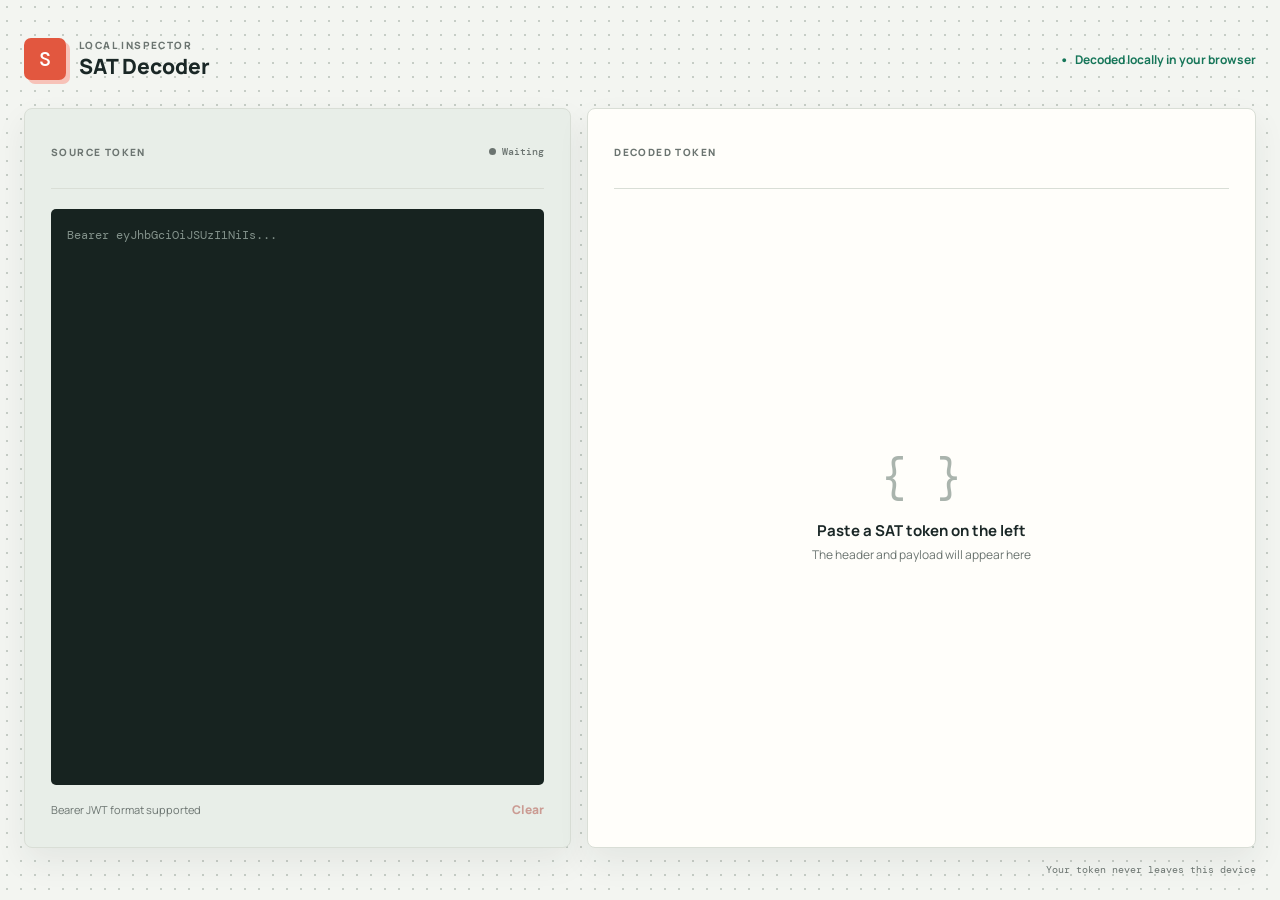
<file: sat-decoder/index.html>
<!doctype html>
<html lang="en">
  <head>
    <meta charset="UTF-8" />
    <meta name="viewport" content="width=device-width, initial-scale=1.0" />
    <meta
      name="description"
      content="Local SAT and JWT token decoder"
    />
    <title>SAT Decoder</title>
    <link rel="preconnect" href="https://fonts.googleapis.com" />
    <link rel="preconnect" href="https://fonts.gstatic.com" crossorigin />
    <link
      href="https://fonts.googleapis.com/css2?family=DM+Mono:wght@400;500&family=Manrope:wght@400;500;600;700;800&display=swap"
      rel="stylesheet"
    />
    <link rel="stylesheet" href="styles.css" />
  </head>
  <body>
    <main class="app-shell">
      <header class="page-header">
        <div class="brand">
          <span class="brand-mark" aria-hidden="true">S</span>
          <div>
            <p class="eyebrow">LOCAL INSPECTOR</p>
            <h1>SAT Decoder</h1>
          </div>
        </div>
        <p class="privacy-note"><span aria-hidden="true">&#9679;</span> Decoded locally in your browser</p>
      </header>

      <section class="workspace" aria-label="Token decoder">
        <article class="panel decoded-panel">
          <div class="panel-heading">
            <div>
              <p class="section-label">DECODED TOKEN</p>
            </div>
            <div class="heading-actions" id="heading-actions" hidden>
              <span class="chip chip-valid" id="expiry-badge"></span>
              <button
                class="icon-button text-button"
                id="view-toggle"
                type="button"
                title="Show header"
                aria-label="Show header"
                disabled
              >header</button>
              <button class="icon-button" id="copy-button" type="button" title="Copy JSON" disabled>
                <span aria-hidden="true">&#10697;</span><span class="sr-only">Copy JSON</span>
              </button>
            </div>
          </div>

          <div class="result-empty" id="empty-state">
            <span class="empty-glyph" aria-hidden="true">{ }</span>
            <p>Paste a SAT token on the left</p>
            <span>The header and payload will appear here</span>
          </div>

          <div class="result-content" id="result-content" hidden>
            <pre id="payload-output" aria-label="Decoded JSON"></pre>
            <div class="header-meta" id="header-meta" aria-label="Token header and lifetime"></div>
          </div>

          <div class="error-message" id="error-message" role="alert" hidden></div>
        </article>

        <article class="panel input-panel">
          <div class="panel-heading">
            <div>
              <p class="section-label">SOURCE TOKEN</p>
            </div>
            <span class="status-dot" id="input-status">Waiting</span>
          </div>

          <label class="sr-only" for="token-input">SAT token</label>
          <textarea
            id="token-input"
            spellcheck="false"
            autocomplete="off"
            placeholder="Bearer eyJhbGciOiJSUzI1NiIs..."
          ></textarea>
          <div class="input-footer">
            <span id="token-meta">Bearer JWT format supported</span>
            <button class="clear-button" id="clear-button" type="button" disabled>Clear</button>
          </div>
        </article>
      </section>

      <footer>Your token never leaves this device</footer>
    </main>
    <script src="app.js"></script>
  </body>
</html>
</file>
<file: sat-decoder/styles.css>
:root {
  color-scheme: light;
  --canvas: #f3f5f1;
  --surface: #fffefa;
  --ink: #1a2726;
  --muted: #6b7470;
  --line: #d9ded6;
  --accent: #e2573f;
  --accent-dark: #a8392d;
  --green: #167659;
  --green-soft: #dff3e8;
  --blue: #27657b;
  --blue-soft: #deedf1;
  --code-bg: #172320;
  --code-ink: #d9ebdf;
  --danger: #b9382b;
  --shadow: 0 14px 32px rgb(28 44 38 / 7%);
}

* {
  box-sizing: border-box;
}

[hidden] {
  display: none !important;
}

body {
  min-width: 320px;
  min-height: 100vh;
  margin: 0;
  color: var(--ink);
  font-family: "Manrope", sans-serif;
  background-color: var(--canvas);
  background-image: radial-gradient(#c6cdc6 0.75px, transparent 0.75px);
  background-size: 14px 14px;
}

button,
textarea {
  font: inherit;
}

button {
  cursor: pointer;
}

.app-shell {
  display: flex;
  flex-direction: column;
  width: min(1400px, calc(100% - 48px));
  height: 100vh;
  min-height: 560px;
  margin: 0 auto;
  padding: 38px 0 24px;
}

.page-header,
.panel-heading,
.section-title-row,
.input-footer,
.brand,
.privacy-note {
  display: flex;
  align-items: center;
}

.page-header {
  justify-content: space-between;
  margin-bottom: 28px;
}

.brand {
  gap: 13px;
}

.brand-mark {
  display: grid;
  width: 42px;
  height: 42px;
  place-items: center;
  color: #fff;
  font-family: "DM Mono", monospace;
  font-size: 20px;
  font-weight: 500;
  background: var(--accent);
  border-radius: 7px;
  box-shadow: 4px 4px 0 #f7c2b8;
}

.eyebrow,
.section-label {
  margin: 0;
  color: var(--muted);
  font-size: 10px;
  font-weight: 800;
  letter-spacing: 1.4px;
}

h1,
h2,
h3,
p {
  margin-top: 0;
}

h1 {
  margin-bottom: 0;
  font-size: 21px;
  font-weight: 800;
  letter-spacing: 0;
}

.privacy-note {
  gap: 8px;
  margin: 0;
  color: var(--green);
  font-size: 12px;
  font-weight: 700;
}

.privacy-note span {
  font-size: 9px;
}

.workspace {
  display: grid;
  grid-template-columns: minmax(0, 0.9fr) minmax(380px, 1.1fr);
  gap: 16px;
  flex: 1;
  min-height: 0;
}

.panel {
  display: flex;
  flex-direction: column;
  min-height: 0;
  padding: 26px;
  background: var(--surface);
  border: 1px solid var(--line);
  border-radius: 8px;
  box-shadow: var(--shadow);
}

.decoded-panel {
  overflow: hidden;
}

.input-panel {
  order: -1;
  background: #e8eee8;
}

.panel-heading {
  justify-content: space-between;
  gap: 16px;
  min-height: 54px;
  padding-bottom: 20px;
  border-bottom: 1px solid var(--line);
}

.panel-heading h2 {
  margin: 4px 0 0;
  font-size: 18px;
  font-weight: 800;
  letter-spacing: 0;
}

.icon-button {
  display: grid;
  width: 33px;
  height: 33px;
  padding: 0;
  place-items: center;
  color: var(--ink);
  font-size: 18px;
  background: transparent;
  border: 1px solid var(--line);
  border-radius: 5px;
}

.icon-button:hover:not(:disabled) {
  color: var(--accent-dark);
  border-color: var(--accent);
}

.text-button {
  width: auto;
  min-width: 72px;
  padding: 0 10px;
  font-family: "DM Mono", monospace;
  font-size: 11px;
}

button:disabled {
  cursor: not-allowed;
  opacity: 0.45;
}

.result-empty {
  display: grid;
  flex: 1;
  min-height: 360px;
  place-content: center;
  justify-items: center;
  color: var(--muted);
  text-align: center;
}

.empty-glyph {
  margin-bottom: 13px;
  color: #aab4ad;
  font-family: "DM Mono", monospace;
  font-size: 45px;
}

.result-empty p {
  margin-bottom: 5px;
  color: var(--ink);
  font-size: 15px;
  font-weight: 700;
}

.result-empty span:last-child {
  font-size: 12px;
}

.heading-actions {
  display: flex;
  align-items: center;
  gap: 12px;
}

.result-content {
  display: flex;
  flex: 1;
  flex-direction: column;
  min-height: 0;
}

/* Mirrors the textarea box so both code areas line up across panels. */
#payload-output {
  flex: 1;
  max-height: none;
  min-height: 0;
  margin: 20px 0 12px;
  padding: 15px;
  border: 1px solid transparent;
}

.token-section h3 {
  margin: 0;
  font-size: 13px;
  font-weight: 800;
}

.section-title-row {
  justify-content: space-between;
  margin-bottom: 10px;
}

.chip,
.status-dot {
  font-family: "DM Mono", monospace;
  font-size: 10px;
  font-weight: 500;
}

.chip {
  padding: 4px 7px;
  border-radius: 4px;
}

.chip-header {
  color: var(--blue);
  background: var(--blue-soft);
}

.chip-valid {
  color: var(--green);
  background: var(--green-soft);
}

.chip-expired {
  color: var(--accent-dark);
  background: #fae3dd;
}

pre {
  max-height: 360px;
  margin: 0;
  padding: 16px;
  overflow: auto;
  color: var(--code-ink);
  font-family: "DM Mono", monospace;
  font-size: 12px;
  line-height: 1.7;
  white-space: pre-wrap;
  overflow-wrap: anywhere;
  background: var(--code-bg);
  border-radius: 5px;
}

.header-meta,
.input-footer {
  min-height: 24px;
}

.header-meta {
  display: flex;
  flex-wrap: wrap;
  align-items: center;
  gap: 6px;
}

.meta-chip {
  display: inline-flex;
  align-items: baseline;
  gap: 5px;
  padding: 4px 7px;
  color: var(--ink);
  font-family: "DM Mono", monospace;
  font-size: 11px;
  background: #f1f4ef;
  border-radius: 4px;
  overflow-wrap: anywhere;
}

.meta-chip-strong {
  color: var(--blue);
  font-weight: 500;
  background: var(--blue-soft);
}

.meta-chip-key {
  color: var(--muted);
  font-size: 10px;
}

.meta-chip-time {
  cursor: help;
}

.status-dot {
  color: var(--muted);
}

.status-dot::before {
  display: inline-block;
  width: 7px;
  height: 7px;
  margin-right: 6px;
  content: "";
  background: currentColor;
  border-radius: 50%;
}

.status-dot.is-ready {
  color: var(--green);
}

.status-dot.is-error {
  color: var(--danger);
}

textarea {
  flex: 1;
  width: 100%;
  min-height: 0;
  margin: 20px 0 12px;
  padding: 15px;
  resize: none;
  color: #d9ebdf;
  font-family: "DM Mono", monospace;
  font-size: 12px;
  line-height: 1.7;
  background: var(--code-bg);
  border: 1px solid transparent;
  border-radius: 5px;
  outline: none;
}

textarea::placeholder {
  color: #83928b;
}

textarea:focus {
  border-color: var(--accent);
  box-shadow: 0 0 0 3px rgb(226 87 63 / 13%);
}

.input-footer {
  justify-content: space-between;
  gap: 12px;
  color: var(--muted);
  font-size: 11px;
}

.clear-button {
  padding: 0;
  color: var(--accent-dark);
  font-size: 12px;
  font-weight: 800;
  background: transparent;
  border: 0;
}

.clear-button:hover:not(:disabled) {
  color: var(--ink);
}

.error-message {
  margin-top: 18px;
  padding: 11px 13px;
  color: var(--danger);
  font-size: 12px;
  font-weight: 600;
  background: #fbe9e6;
  border-left: 3px solid var(--danger);
}

footer {
  margin-top: 15px;
  color: var(--muted);
  font-family: "DM Mono", monospace;
  font-size: 10px;
  text-align: right;
}

.sr-only {
  position: absolute;
  width: 1px;
  height: 1px;
  padding: 0;
  margin: -1px;
  overflow: hidden;
  clip: rect(0, 0, 0, 0);
  white-space: nowrap;
  border: 0;
}

@media (max-width: 820px) {
  .app-shell {
    width: min(100% - 28px, 620px);
    height: auto;
    min-height: 100vh;
    padding-top: 22px;
  }

  .workspace {
    grid-template-columns: 1fr;
  }

  textarea {
    min-height: 300px;
  }

  #payload-output {
    max-height: 70vh;
  }

  .decoded-panel {
    min-height: 440px;
  }

  .input-panel {
    min-height: 460px;
  }

  .page-header {
    align-items: flex-start;
  }

  .privacy-note {
    max-width: 140px;
    text-align: right;
  }
}

@media (max-width: 460px) {
  .app-shell {
    width: min(100% - 20px, 620px);
  }

  .panel {
    padding: 19px;
  }

  .brand-mark {
    width: 36px;
    height: 36px;
  }

  .privacy-note {
    display: none;
  }
}
</file>
